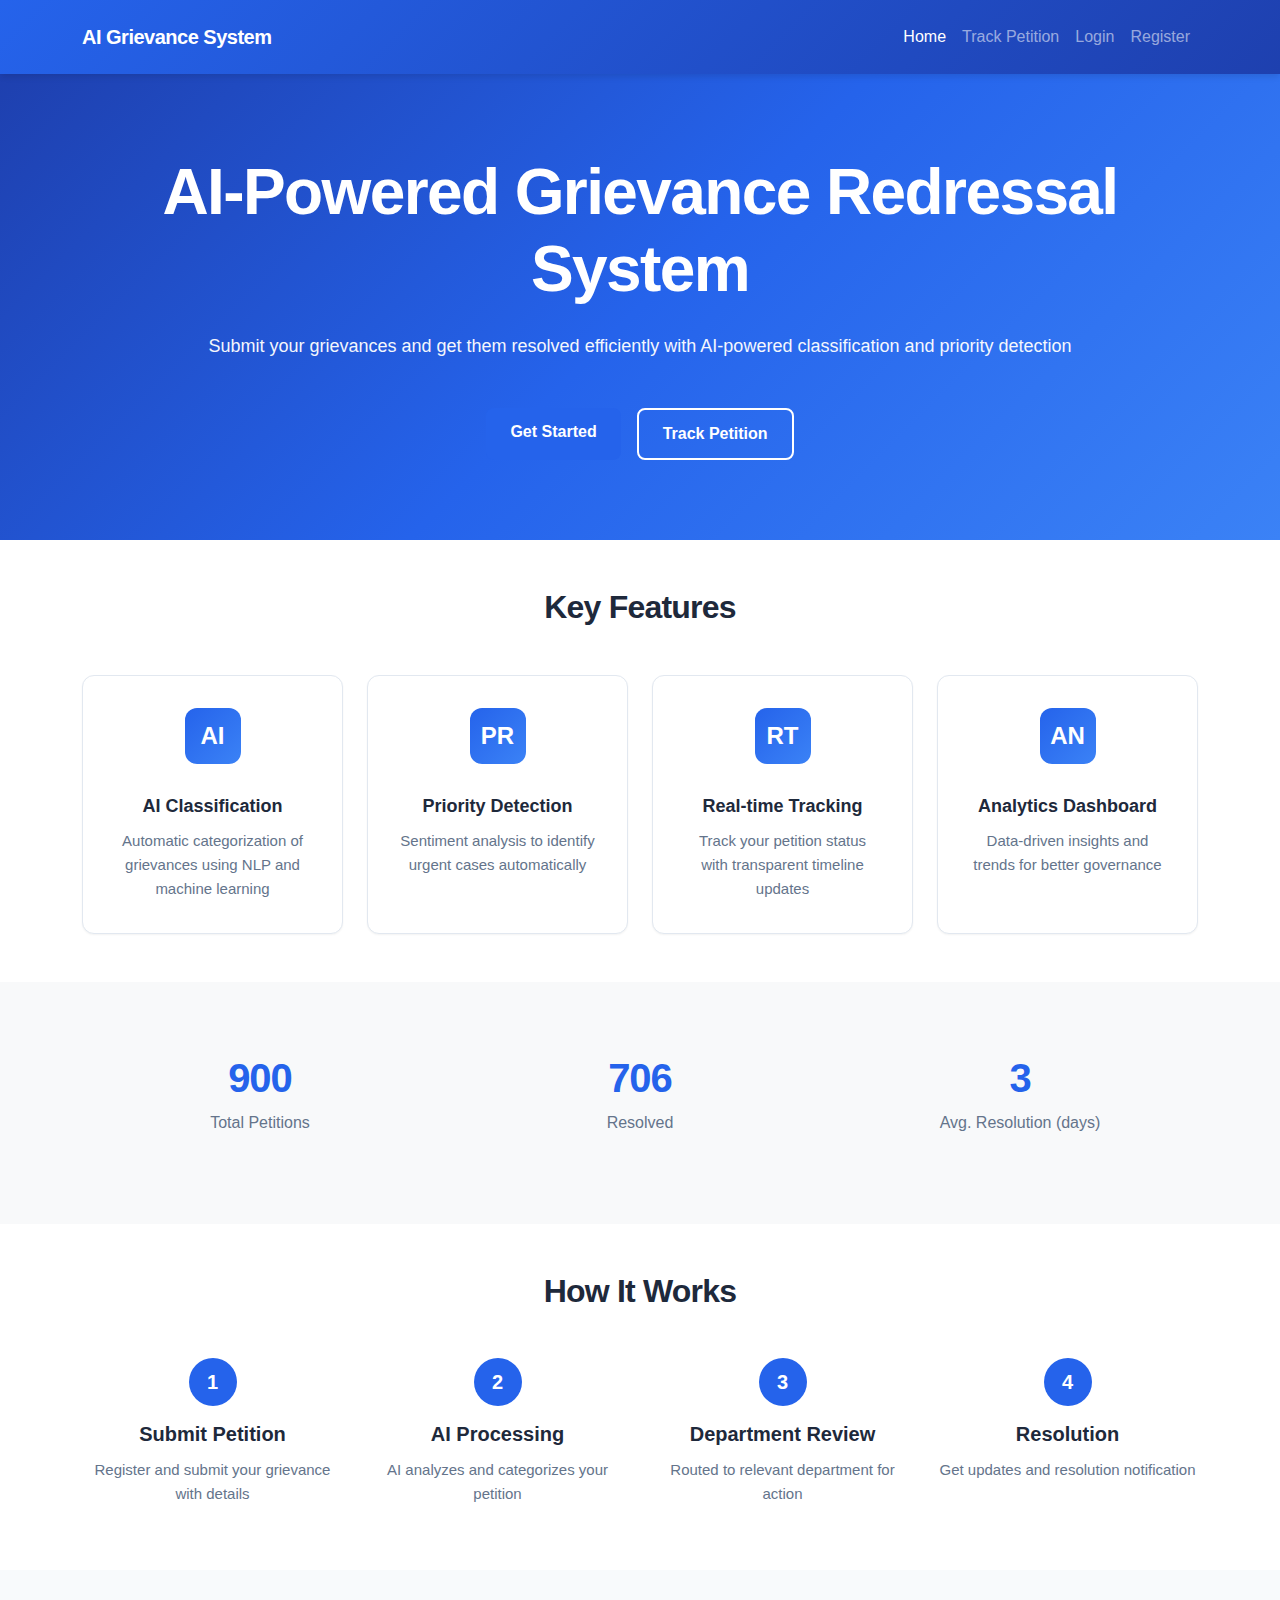
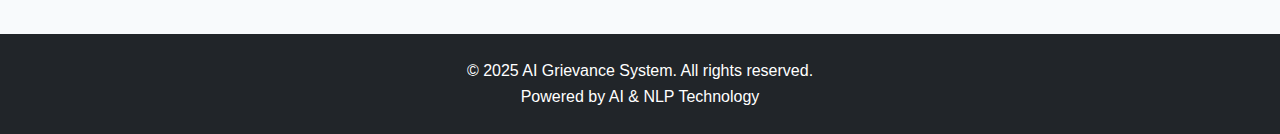
<file: frontend/index.html>
<!DOCTYPE html>
<html lang="en">

<head>
    <meta charset="UTF-8">
    <meta name="viewport" content="width=device-width, initial-scale=1.0">
    <title>AI Grievance System - Home</title>
    <link href="https://cdn.jsdelivr.net/npm/bootstrap@5.3.0/dist/css/bootstrap.min.css" rel="stylesheet">
    <link rel="stylesheet" href="css/style.css">
</head>

<body>
    <nav class="navbar navbar-expand-lg navbar-dark bg-primary">
        <div class="container">
            <a class="navbar-brand" href="index.html">
                <strong>AI Grievance System</strong>
            </a>
            <button class="navbar-toggler" type="button" data-bs-toggle="collapse" data-bs-target="#navbarNav">
                <span class="navbar-toggler-icon"></span>
            </button>
            <div class="collapse navbar-collapse" id="navbarNav">
                <ul class="navbar-nav ms-auto">
                    <li class="nav-item">
                        <a class="nav-link active" href="index.html">Home</a>
                    </li>
                    <li class="nav-item">
                        <a class="nav-link" href="track-petition.html">Track Petition</a>
                    </li>
                    <li class="nav-item">
                        <a class="nav-link" href="login.html">Login</a>
                    </li>
                    <li class="nav-item">
                        <a class="nav-link" href="register.html">Register</a>
                    </li>
                </ul>
            </div>
        </div>
    </nav>

    <!-- Hero Section -->
    <section class="hero-section">
        <div class="container text-center">
            <h1 class="display-3 fw-bold mb-4">AI-Powered Grievance Redressal System</h1>
            <p class="lead mb-5">Submit your grievances and get them resolved efficiently with AI-powered classification
                and priority detection</p>
            <div class="d-flex justify-content-center gap-3">
                <a href="register.html" class="btn btn-primary btn-lg">Get Started</a>
                <a href="track-petition.html" class="btn btn-outline-light btn-lg">Track Petition</a>
            </div>
        </div>
    </section>

    <!-- Features Section -->
    <section class="features-section py-5">
        <div class="container">
            <h2 class="text-center mb-5">Key Features</h2>
            <div class="row g-4">
                <div class="col-md-3">
                    <div class="feature-card">
                        <div class="feature-icon">AI</div>
                        <h4>AI Classification</h4>
                        <p>Automatic categorization of grievances using NLP and machine learning</p>
                    </div>
                </div>
                <div class="col-md-3">
                    <div class="feature-card">
                        <div class="feature-icon">PR</div>
                        <h4>Priority Detection</h4>
                        <p>Sentiment analysis to identify urgent cases automatically</p>
                    </div>
                </div>
                <div class="col-md-3">
                    <div class="feature-card">
                        <div class="feature-icon">RT</div>
                        <h4>Real-time Tracking</h4>
                        <p>Track your petition status with transparent timeline updates</p>
                    </div>
                </div>
                <div class="col-md-3">
                    <div class="feature-card">
                        <div class="feature-icon">AN</div>
                        <h4>Analytics Dashboard</h4>
                        <p>Data-driven insights and trends for better governance</p>
                    </div>
                </div>
            </div>
        </div>
    </section>

    <!-- Stats Section -->
    <section class="stats-section py-5 bg-light">
        <div class="container">
            <div class="row text-center">
                <div class="col-md-4">
                    <div class="stat-item">
                        <h2 class="stat-number" id="totalPetitions">0</h2>
                        <p class="stat-label">Total Petitions</p>
                    </div>
                </div>
                <div class="col-md-4">
                    <div class="stat-item">
                        <h2 class="stat-number" id="resolvedPetitions">0</h2>
                        <p class="stat-label">Resolved</p>
                    </div>
                </div>
                <div class="col-md-4">
                    <div class="stat-item">
                        <h2 class="stat-number" id="avgResolutionTime">0</h2>
                        <p class="stat-label">Avg. Resolution (days)</p>
                    </div>
                </div>
            </div>
        </div>
    </section>

    <!-- How It Works -->
    <section class="how-it-works py-5">
        <div class="container">
            <h2 class="text-center mb-5">How It Works</h2>
            <div class="row">
                <div class="col-md-3 text-center">
                    <div class="step-number">1</div>
                    <h5>Submit Petition</h5>
                    <p>Register and submit your grievance with details</p>
                </div>
                <div class="col-md-3 text-center">
                    <div class="step-number">2</div>
                    <h5>AI Processing</h5>
                    <p>AI analyzes and categorizes your petition</p>
                </div>
                <div class="col-md-3 text-center">
                    <div class="step-number">3</div>
                    <h5>Department Review</h5>
                    <p>Routed to relevant department for action</p>
                </div>
                <div class="col-md-3 text-center">
                    <div class="step-number">4</div>
                    <h5>Resolution</h5>
                    <p>Get updates and resolution notification</p>
                </div>
            </div>
        </div>
    </section>

    <!-- Footer -->
    <footer class="bg-dark text-white py-4">
        <div class="container text-center">
            <p class="mb-0">&copy; 2025 AI Grievance System. All rights reserved.</p>
            <p class="mb-0">Powered by AI & NLP Technology</p>
        </div>
    </footer>

    <script src="https://cdn.jsdelivr.net/npm/bootstrap@5.3.0/dist/js/bootstrap.bundle.min.js"></script>
    <script src="js/app.js"></script>
    <script>
        // Load stats on page load
        document.addEventListener('DOMContentLoaded', function () {
            loadStats();
        });

        async function loadStats() {
            try {
                // For now, show placeholder stats
                // In production, this would fetch from API
                animateNumber('totalPetitions', 1250);
                animateNumber('resolvedPetitions', 980);
                animateNumber('avgResolutionTime', 3.5);
            } catch (error) {
                console.error('Error loading stats:', error);
            }
        }

        function animateNumber(id, target) {
            const element = document.getElementById(id);
            let current = 0;
            const increment = target / 50;
            const timer = setInterval(() => {
                current += increment;
                if (current >= target) {
                    element.textContent = Math.round(target * 10) / 10;
                    clearInterval(timer);
                } else {
                    element.textContent = Math.round(current);
                }
            }, 20);
        }
    </script>
</body>

</html>
</file>
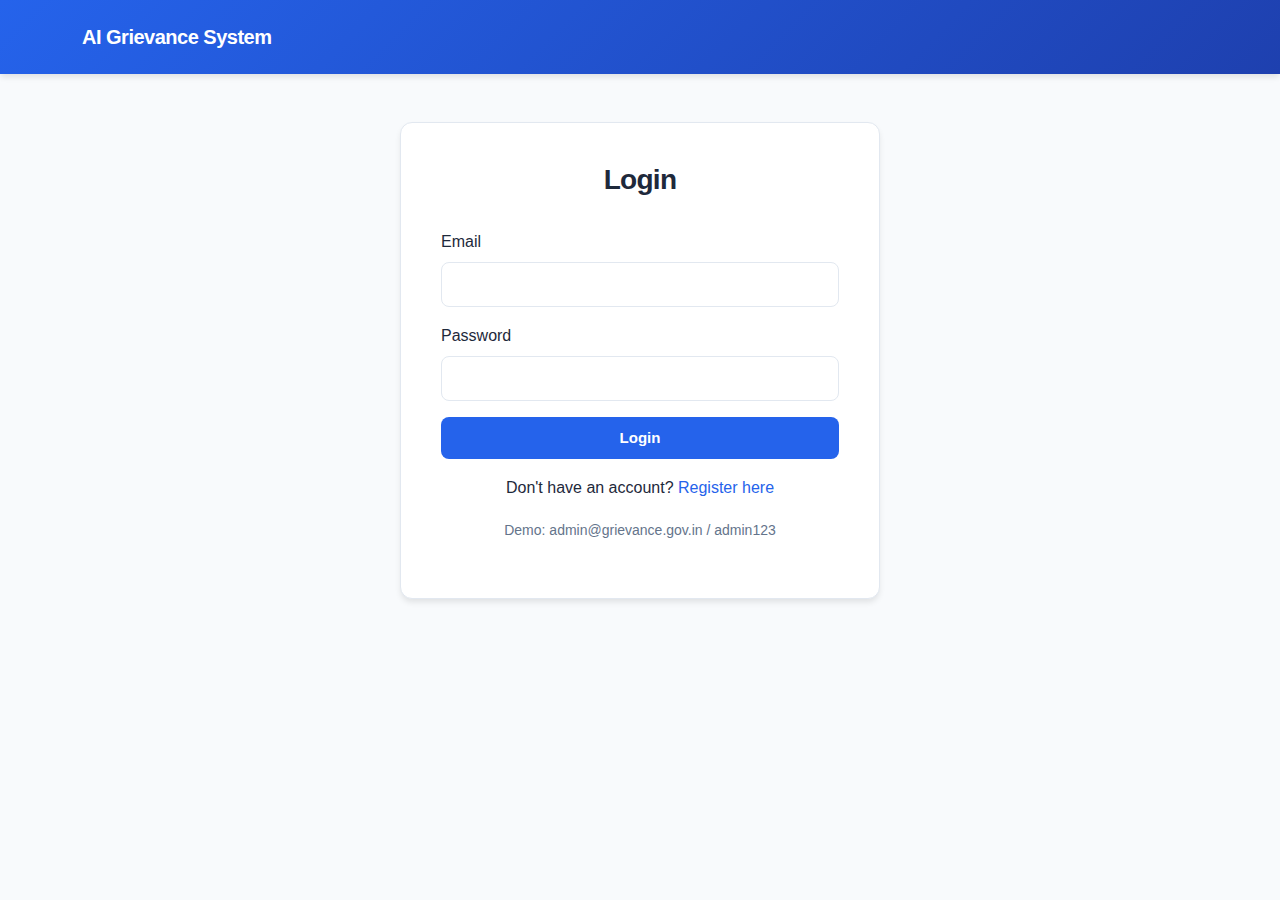
<file: frontend/admin-dashboard.html>
<!DOCTYPE html>
<html lang="en">

<head>
    <meta charset="UTF-8">
    <meta name="viewport" content="width=device-width, initial-scale=1.0">
    <title>Admin Dashboard - AI Grievance System</title>
    <link href="https://cdn.jsdelivr.net/npm/bootstrap@5.3.0/dist/css/bootstrap.min.css" rel="stylesheet">
    <link rel="stylesheet" href="css/style.css">
</head>

<body>
    <nav class="navbar navbar-expand-lg navbar-dark bg-primary">
        <div class="container">
            <a class="navbar-brand" href="index.html"><strong>AI Grievance System</strong></a>
            <div class="collapse navbar-collapse" id="navbarNav">
                <ul class="navbar-nav ms-auto"></ul>
            </div>
        </div>
    </nav>

    <div class="container my-4">
        <h2 class="mb-4">Admin Dashboard - Review Petitions</h2>

        <!-- Filters -->
        <div class="filter-section">
            <div class="row g-3">
                <div class="col-md-3">
                    <select class="form-select" id="statusFilter">
                        <option value="">All Status</option>
                        <option value="submitted" selected>Submitted</option>
                        <option value="in_review">In Review</option>
                        <option value="in_progress">In Progress</option>
                        <option value="resolved">Resolved</option>
                        <option value="rejected">Rejected</option>
                    </select>
                </div>
                <div class="col-md-3">
                    <select class="form-select" id="priorityFilter">
                        <option value="">All Priority</option>
                        <option value="high">High Priority</option>
                        <option value="medium">Medium Priority</option>
                        <option value="low">Low Priority</option>
                    </select>
                </div>
                <div class="col-md-3">
                    <button class="btn btn-primary" onclick="loadPetitions()">Apply Filters</button>
                </div>
            </div>
        </div>

        <!-- Petitions List -->
        <div id="petitionsList" class="mt-4">
            <div class="spinner-container">
                <div class="spinner-border text-primary" role="status"></div>
            </div>
        </div>
    </div>

    <!-- Review Modal -->
    <div class="modal fade" id="reviewModal" tabindex="-1">
        <div class="modal-dialog modal-xl">
            <div class="modal-content">
                <div class="modal-header">
                    <h5 class="modal-title">Review Petition - AI Insights</h5>
                    <button type="button" class="btn-close" data-bs-dismiss="modal"></button>
                </div>
                <div class="modal-body">
                    <div id="petitionReview">
                        <!-- Review content will be loaded here -->
                    </div>
                </div>
            </div>
        </div>
    </div>

    <script src="https://cdn.jsdelivr.net/npm/bootstrap@5.3.0/dist/js/bootstrap.bundle.min.js"></script>
    <script src="js/app.js"></script>
    <script>
        // Check authentication
        if (!checkAuth()) {
            window.location.href = 'login.html';
        }

        // Check if user is admin or officer
        const user = getUser();
        if (user.role !== 'admin' && user.role !== 'officer') {
            showAlert('Access denied. Admin/Officer only.', 'danger');
            setTimeout(() => window.location.href = 'dashboard.html', 2000);
        }

        let reviewModal;

        document.addEventListener('DOMContentLoaded', function () {
            reviewModal = new bootstrap.Modal(document.getElementById('reviewModal'));
            loadPetitions();
        });

        async function loadPetitions() {
            const listContainer = document.getElementById('petitionsList');
            showLoading(listContainer);

            const filters = {
                status: document.getElementById('statusFilter').value,
                priority: document.getElementById('priorityFilter').value
            };

            try {
                const result = await api.getPetitions(filters);

                if (result.petitions && result.petitions.length > 0) {
                    listContainer.innerHTML = result.petitions.map(petition => `
                        <div class="petition-card">
                            <div class="petition-card-header">
                                <div>
                                    <h5 class="mb-1">${petition.title}</h5>
                                    <span class="petition-id">${petition.petition_id}</span>
                                    <span class="ms-2 text-muted">by ${petition.user?.name || 'User'}</span>
                                </div>
                                <div>
                                    <span class="badge ${getStatusBadgeClass(petition.status)}">${formatStatus(petition.status)}</span>
                                    <span class="badge ${getPriorityBadgeClass(petition.priority)} ms-2">${petition.priority.toUpperCase()}</span>
                                    ${petition.urgency_level === 'critical' ? '<span class="badge bg-danger ms-2">CRITICAL</span>' : ''}
                                </div>
                            </div>
                            <p class="text-muted mb-2">${petition.description}</p>
                            <div class="d-flex justify-content-between align-items-center">
                                <div>
                                    <small class="text-muted">
                                        <strong>Department:</strong> ${petition.department || 'Pending'} | 
                                        <strong>Urgency:</strong> ${petition.urgency_level}
                                    </small>
                                </div>
                                <div>
                                    <small class="text-muted">${formatDate(petition.created_at)}</small>
                                    <button class="btn btn-sm btn-primary ms-2" onclick="reviewPetition(${petition.id})">
                                        Review & Decide
                                    </button>
                                </div>
                            </div>
                        </div>
                    `).join('');
                } else {
                    listContainer.innerHTML = `
                        <div class="text-center py-5">
                            <p class="text-muted">No petitions found</p>
                        </div>
                    `;
                }
            } catch (error) {
                listContainer.innerHTML = `<div class="alert alert-danger">Error loading petitions: ${error.message}</div>`;
            }
        }

        async function reviewPetition(id) {
            const reviewContainer = document.getElementById('petitionReview');
            showLoading(reviewContainer);
            reviewModal.show();

            try {
                const result = await api.getPetition(id);
                const petition = result.petition;
                const history = result.status_history;

                reviewContainer.innerHTML = `
                    <div class="row">
                        <div class="col-md-8">
                            <h4>${petition.title}</h4>
                            <p class="text-muted">${petition.petition_id}</p>
                            
                            <div class="card bg-light mb-3">
                                <div class="card-body">
                                    <h6>Petition Details</h6>
                                    <p>${petition.description}</p>
                                    <p class="mb-0"><strong>Submitted by:</strong> ${petition.user.name} (${petition.user.email})</p>
                                    <p class="mb-0"><strong>Date:</strong> ${formatDate(petition.created_at)}</p>
                                </div>
                            </div>

                            <div class="card bg-light mb-3">
                                <div class="card-body">
                                    <h6>Status Timeline</h6>
                                    <div class="timeline">
                                        ${history.map((item, index) => `
                                            <div class="timeline-item ${index === 0 ? 'active' : ''}">
                                                <strong>${formatStatus(item.status)}</strong>
                                                ${item.comment ? `<p class="mb-1">${item.comment}</p>` : ''}
                                                <small class="text-muted">${formatDate(item.timestamp)} - ${item.updated_by}</small>
                                            </div>
                                        `).join('')}
                                    </div>
                                </div>
                            </div>
                        </div>

                        <div class="col-md-4">
                            <div class="card border-primary mb-3">
                                <div class="card-header bg-primary text-white">
                                    <strong>AI-Generated Insights</strong>
                                </div>
                                <div class="card-body">
                                    <p><strong>Category:</strong><br>${petition.category}</p>
                                    <p><strong>Department:</strong><br>${petition.department || 'Pending'}</p>
                                    <p><strong>Priority Level:</strong><br>
                                        <span class="badge ${getPriorityBadgeClass(petition.priority)}">${petition.priority.toUpperCase()}</span>
                                    </p>
                                    <p><strong>Urgency:</strong><br>
                                        <span class="badge ${petition.urgency_level === 'critical' ? 'bg-danger' : 'bg-warning'}">${petition.urgency_level.toUpperCase()}</span>
                                    </p>
                                    <p><strong>Sentiment Score:</strong><br>
                                        ${petition.sentiment_score > 0 ? '😊 Positive' : petition.sentiment_score < 0 ? '😞 Negative' : '😐 Neutral'}
                                        (${petition.sentiment_score.toFixed(2)})
                                    </p>
                                    <hr>
                                    <p class="mb-0"><small class="text-muted">
                                        <strong>AI Recommendation:</strong><br>
                                        ${petition.priority === 'high' ? 'Requires immediate attention and fast-track processing.' :
                        petition.priority === 'medium' ? 'Should be addressed within standard timeframe.' :
                            'Can be scheduled for regular processing.'}
                                    </small></p>
                                </div>
                            </div>

                            <div class="card">
                                <div class="card-header">
                                    <strong>Update Status</strong>
                                </div>
                                <div class="card-body">
                                    <form id="statusUpdateForm">
                                        <div class="mb-3">
                                            <label class="form-label">New Status</label>
                                            <select class="form-select" id="newStatus" required>
                                                <option value="">Select Status</option>
                                                <option value="in_review">In Review</option>
                                                <option value="in_progress">In Progress</option>
                                                <option value="resolved">Resolved</option>
                                                <option value="rejected">Rejected</option>
                                            </select>
                                        </div>
                                        <div class="mb-3" id="rejectionReasonDiv" style="display:none;">
                                            <label class="form-label">Rejection Reason</label>
                                            <select class="form-select" id="rejectionReason">
                                                <option value="">Select Reason</option>
                                                <option value="insufficient_information">Insufficient Information</option>
                                                <option value="duplicate">Duplicate Petition</option>
                                                <option value="out_of_jurisdiction">Out of Jurisdiction</option>
                                                <option value="invalid_request">Invalid Request</option>
                                                <option value="other">Other</option>
                                            </select>
                                        </div>
                                        <div class="mb-3">
                                            <label class="form-label">Comment / Resolution</label>
                                            <textarea class="form-control" id="statusComment" rows="4" required></textarea>
                                            <small class="text-muted">This will be sent to the petitioner</small>
                                        </div>
                                        <button type="submit" class="btn btn-primary w-100">Update Status</button>
                                    </form>
                                </div>
                            </div>
                        </div>
                    </div>
                `;

                // Handle status change to show/hide rejection reason
                document.getElementById('newStatus').addEventListener('change', function () {
                    const rejectionDiv = document.getElementById('rejectionReasonDiv');
                    const commentField = document.getElementById('statusComment');

                    if (this.value === 'rejected') {
                        rejectionDiv.style.display = 'block';
                        commentField.placeholder = 'Explain why this petition is being rejected and provide suggestions for resubmission...';
                    } else if (this.value === 'resolved') {
                        rejectionDiv.style.display = 'none';
                        commentField.placeholder = 'Describe the resolution and actions taken...';
                    } else {
                        rejectionDiv.style.display = 'none';
                        commentField.placeholder = 'Add any relevant comments...';
                    }
                });

                // Handle form submission
                document.getElementById('statusUpdateForm').addEventListener('submit', async function (e) {
                    e.preventDefault();

                    const newStatus = document.getElementById('newStatus').value;
                    let comment = document.getElementById('statusComment').value;
                    const rejectionReason = document.getElementById('rejectionReason').value;

                    // Add rejection reason to comment if rejected
                    if (newStatus === 'rejected' && rejectionReason) {
                        const reasonText = {
                            'insufficient_information': 'Insufficient Information',
                            'duplicate': 'Duplicate Petition',
                            'out_of_jurisdiction': 'Out of Jurisdiction',
                            'invalid_request': 'Invalid Request',
                            'other': 'Other'
                        }[rejectionReason];

                        comment = `[REJECTED - ${reasonText}] ${comment}\\n\\nSuggestion: Please provide more details and resubmit your petition with complete information.`;
                    }

                    try {
                        const result = await api.updatePetitionStatus(petition.id, {
                            status: newStatus,
                            comment: comment
                        });

                        if (result.message) {
                            showAlert('Status updated successfully!', 'success');
                            reviewModal.hide();
                            loadPetitions();
                        } else {
                            showAlert(result.error || 'Failed to update status', 'danger');
                        }
                    } catch (error) {
                        showAlert('Error: ' + error.message, 'danger');
                    }
                });

            } catch (error) {
                reviewContainer.innerHTML = `<div class="alert alert-danger">Error loading petition: ${error.message}</div>`;
            }
        }
    </script>
</body>

</html>
</file>
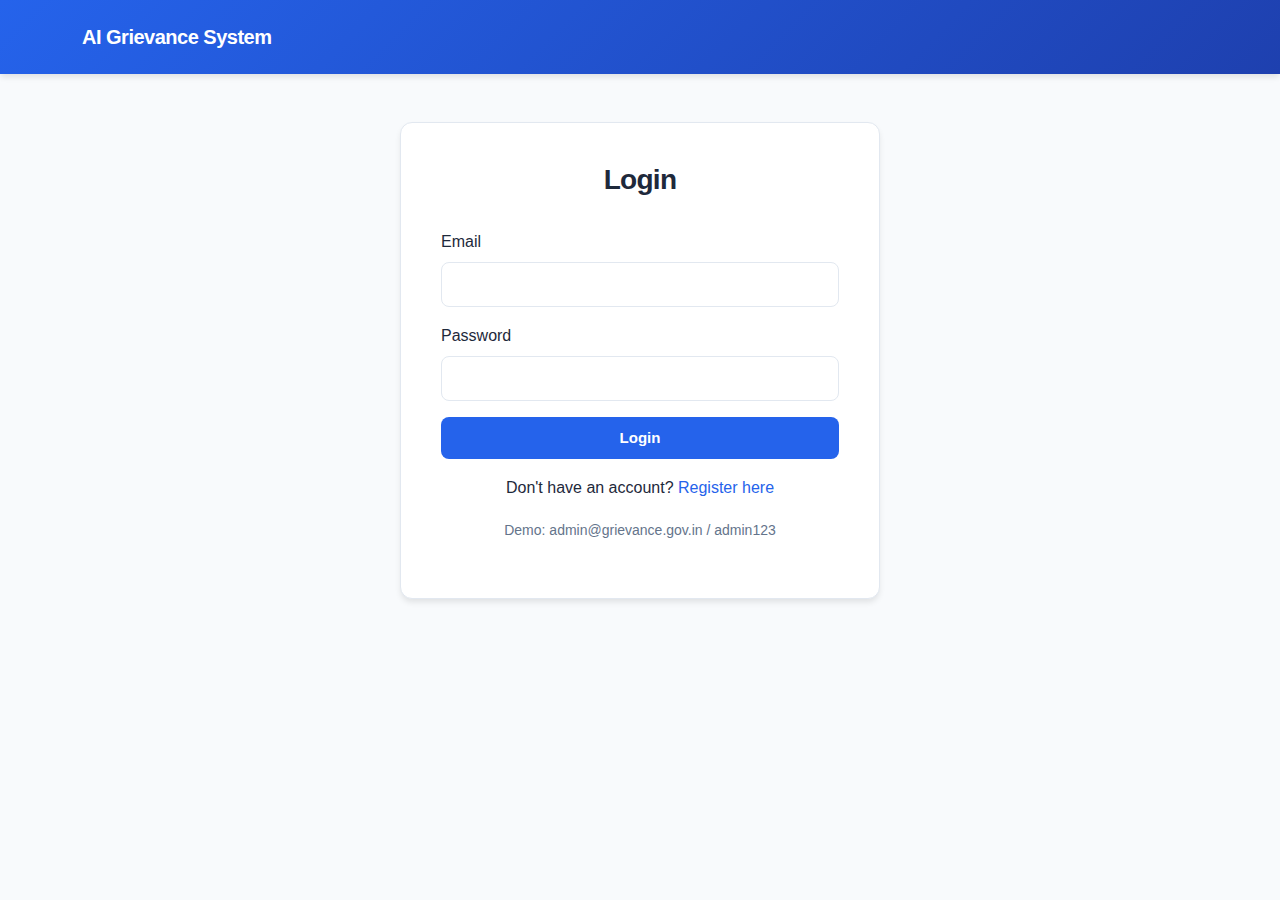
<file: frontend/dashboard.html>
<!DOCTYPE html>
<html lang="en">

<head>
    <meta charset="UTF-8">
    <meta name="viewport" content="width=device-width, initial-scale=1.0">
    <title>Dashboard - AI Grievance System</title>
    <link href="https://cdn.jsdelivr.net/npm/bootstrap@5.3.0/dist/css/bootstrap.min.css" rel="stylesheet">
    <link rel="stylesheet" href="css/style.css">
</head>

<body>
    <nav class="navbar navbar-expand-lg navbar-dark bg-primary">
        <div class="container">
            <a class="navbar-brand" href="index.html"><strong>AI Grievance System</strong></a>
            <div class="collapse navbar-collapse" id="navbarNav">
                <ul class="navbar-nav ms-auto"></ul>
            </div>
        </div>
    </nav>

    <div class="container my-4">
        <div class="row">
            <div class="col-md-12">
                <div class="d-flex justify-content-between align-items-center mb-4">
                    <h2>My Petitions</h2>
                    <a href="submit-petition.html" class="btn btn-primary">
                        + New Petition
                    </a>
                </div>

                <!-- Filters -->
                <div class="filter-section">
                    <div class="row g-3">
                        <div class="col-md-3">
                            <select class="form-select" id="statusFilter">
                                <option value="">All Status</option>
                                <option value="submitted">Submitted</option>
                                <option value="in_review">In Review</option>
                                <option value="in_progress">In Progress</option>
                                <option value="resolved">Resolved</option>
                                <option value="rejected">Rejected</option>
                            </select>
                        </div>

                        <div class="col-md-3">
                            <button class="btn btn-primary" onclick="loadPetitions()">Apply Filters</button>
                        </div>
                    </div>
                </div>

                <!-- Petitions List -->
                <div id="petitionsList" class="mt-4">
                    <div class="spinner-container">
                        <div class="spinner-border text-primary" role="status"></div>
                    </div>
                </div>
            </div>
        </div>
    </div>

    <!-- Petition Detail Modal -->
    <div class="modal fade" id="petitionModal" tabindex="-1">
        <div class="modal-dialog modal-lg">
            <div class="modal-content">
                <div class="modal-header">
                    <h5 class="modal-title">Petition Details</h5>
                    <button type="button" class="btn-close" data-bs-dismiss="modal"></button>
                </div>
                <div class="modal-body" id="petitionDetails">
                    <!-- Details will be loaded here -->
                </div>
            </div>
        </div>
    </div>

    <script src="https://cdn.jsdelivr.net/npm/bootstrap@5.3.0/dist/js/bootstrap.bundle.min.js"></script>
    <script src="js/app.js"></script>
    <script>
        // Check authentication
        if (!checkAuth()) {
            window.location.href = 'login.html';
        }

        let petitionModal;

        document.addEventListener('DOMContentLoaded', function () {
            petitionModal = new bootstrap.Modal(document.getElementById('petitionModal'));
            loadPetitions();
        });

        async function loadPetitions() {
            const listContainer = document.getElementById('petitionsList');
            showLoading(listContainer);

            const filters = {
                status: document.getElementById('statusFilter').value,

            };

            try {
                const result = await api.getPetitions(filters);

                if (result.petitions && result.petitions.length > 0) {
                    listContainer.innerHTML = result.petitions.map(petition => `
                        <div class="petition-card" onclick="viewPetition(${petition.id})">
                            <div class="petition-card-header">
                                <div>
                                    <h5 class="mb-1">${petition.title}</h5>
                                    <span class="petition-id">${petition.petition_id}</span>
                                </div>
                                <div>
                                    <span class="badge ${getStatusBadgeClass(petition.status)}">${formatStatus(petition.status)}</span>

                                </div>
                            </div>
                            <p class="text-muted mb-2">${petition.description}</p>
                            <div class="d-flex justify-content-between align-items-center">
                                <small class="text-muted">
                                    <strong>Department:</strong> ${petition.department || 'Pending'}
                                </small>
                                <small class="text-muted">${formatDate(petition.created_at)}</small>
                            </div>
                        </div>
                    `).join('');
                } else {
                    listContainer.innerHTML = `
                        <div class="text-center py-5">
                            <p class="text-muted">No petitions found</p>
                            <a href="submit-petition.html" class="btn btn-primary">Submit Your First Petition</a>
                        </div>
                    `;
                }
            } catch (error) {
                listContainer.innerHTML = `<div class="alert alert-danger">Error loading petitions: ${error.message}</div>`;
            }
        }

        async function viewPetition(id) {
            const detailsContainer = document.getElementById('petitionDetails');
            showLoading(detailsContainer);
            petitionModal.show();

            try {
                const result = await api.getPetition(id);
                const petition = result.petition;
                const history = result.status_history;

                detailsContainer.innerHTML = `
                    <div class="mb-3">
                        <h5>${petition.title}</h5>
                        <p class="text-muted">${petition.petition_id}</p>
                    </div>
                    <div class="mb-3">
                        <strong>Description:</strong>
                        <p>${petition.description}</p>
                    </div>
                    <div class="row mb-3">
                        <div class="col-md-6">
                            <strong>Category:</strong> ${petition.category}<br>
                            <strong>Department:</strong> ${petition.department || 'Pending'}<br>
                        </div>
                        <div class="col-md-6">
                            <strong>Status:</strong> <span class="badge ${getStatusBadgeClass(petition.status)}">${formatStatus(petition.status)}</span><br>
                            <strong>Created:</strong> ${formatDate(petition.created_at)}<br>
                            ${petition.resolved_at ? `<strong>Resolved:</strong> ${formatDate(petition.resolved_at)}` : ''}
                        </div>
                    </div>
                    ${petition.resolution_comment ? `
                        <div class="alert alert-success">
                            <strong>Resolution:</strong> ${petition.resolution_comment}
                        </div>
                    ` : ''}
                    <div class="mt-4">
                        <h6>Status Timeline</h6>
                        <div class="timeline">
                            ${history.map((item, index) => `
                                <div class="timeline-item ${index === 0 ? 'active' : ''}">
                                    <strong>${formatStatus(item.status)}</strong>
                                    <p class="mb-1">${item.comment || 'Status updated'}</p>
                                    <small class="text-muted">${formatDate(item.timestamp)} - ${item.updated_by}</small>
                                </div>
                            `).join('')}
                        </div>
                    </div>
                `;
            } catch (error) {
                detailsContainer.innerHTML = `<div class="alert alert-danger">Error loading details: ${error.message}</div>`;
            }
        }
    </script>
</body>

</html>
</file>
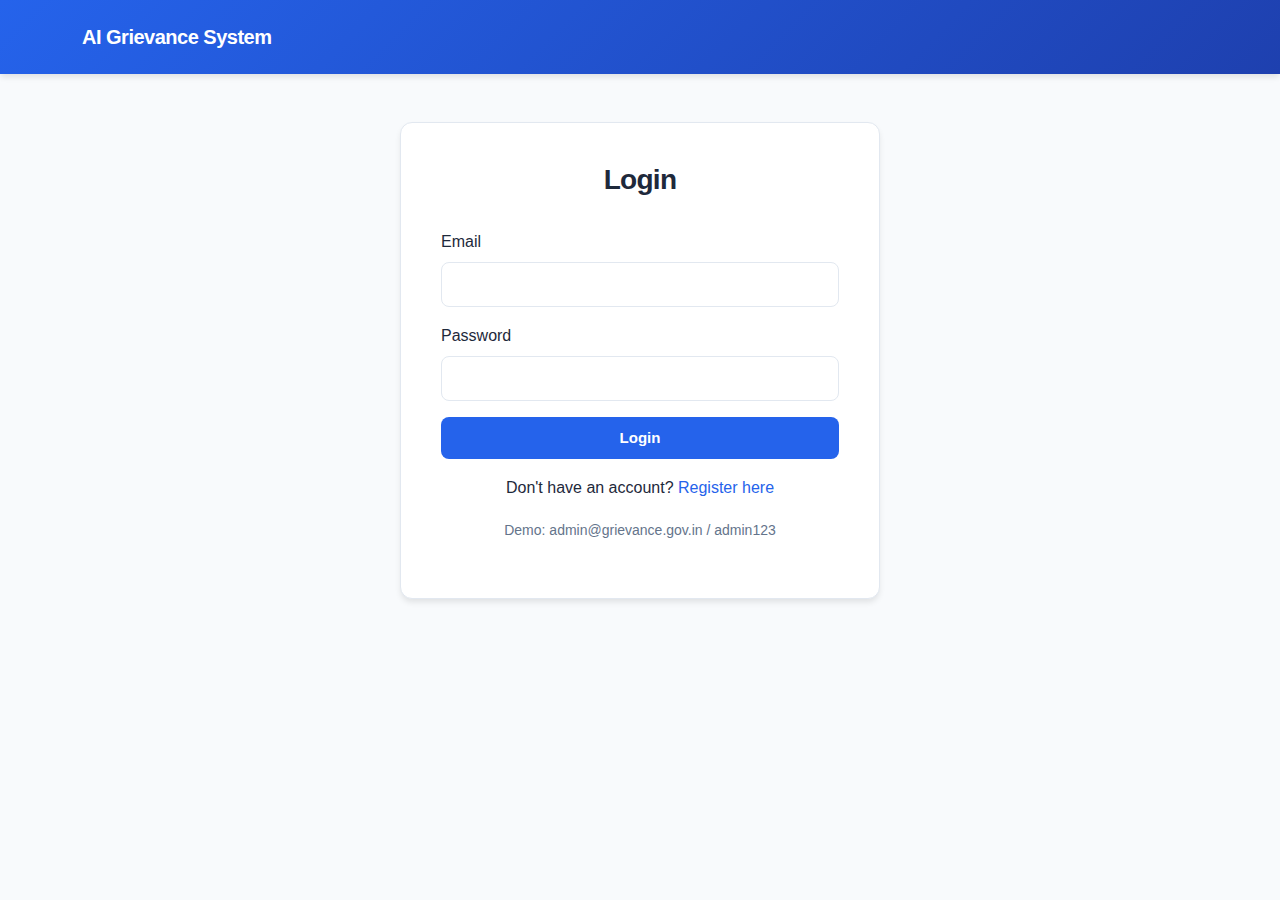
<file: frontend/login.html>
<!DOCTYPE html>
<html lang="en">

<head>
    <meta charset="UTF-8">
    <meta name="viewport" content="width=device-width, initial-scale=1.0">
    <title>Login - AI Grievance System</title>
    <link href="https://cdn.jsdelivr.net/npm/bootstrap@5.3.0/dist/css/bootstrap.min.css" rel="stylesheet">
    <link rel="stylesheet" href="css/style.css">
</head>

<body>
    <nav class="navbar navbar-expand-lg navbar-dark bg-primary">
        <div class="container">
            <a class="navbar-brand" href="index.html"><strong>AI Grievance System</strong></a>
        </div>
    </nav>

    <div class="container">
        <div class="form-container">
            <h2 class="text-center">Login</h2>
            <form id="loginForm">
                <div class="mb-3">
                    <label for="email" class="form-label">Email</label>
                    <input type="email" class="form-control" id="email" required>
                </div>
                <div class="mb-3">
                    <label for="password" class="form-label">Password</label>
                    <input type="password" class="form-control" id="password" required>
                </div>
                <button type="submit" class="btn btn-primary w-100">Login</button>
            </form>
            <p class="text-center mt-3">
                Don't have an account? <a href="register.html">Register here</a>
            </p>
            <p class="text-center text-muted">
                <small>Demo: admin@grievance.gov.in / admin123</small>
            </p>
        </div>
    </div>

    <script src="https://cdn.jsdelivr.net/npm/bootstrap@5.3.0/dist/js/bootstrap.bundle.min.js"></script>
    <script src="js/app.js"></script>
    <script>
        document.getElementById('loginForm').addEventListener('submit', async function (e) {
            e.preventDefault();

            const email = document.getElementById('email').value;
            const password = document.getElementById('password').value;

            try {
                const result = await api.login({ email, password });

                if (result.token) {
                    saveToken(result.token);
                    saveUser(result.user);
                    showAlert('Login successful!', 'success');
                    setTimeout(() => {
                        window.location.href = 'dashboard.html';
                    }, 1000);
                } else {
                    showAlert(result.error || 'Login failed', 'danger');
                }
            } catch (error) {
                showAlert('Error: ' + error.message, 'danger');
            }
        });
    </script>
</body>

</html>
</file>
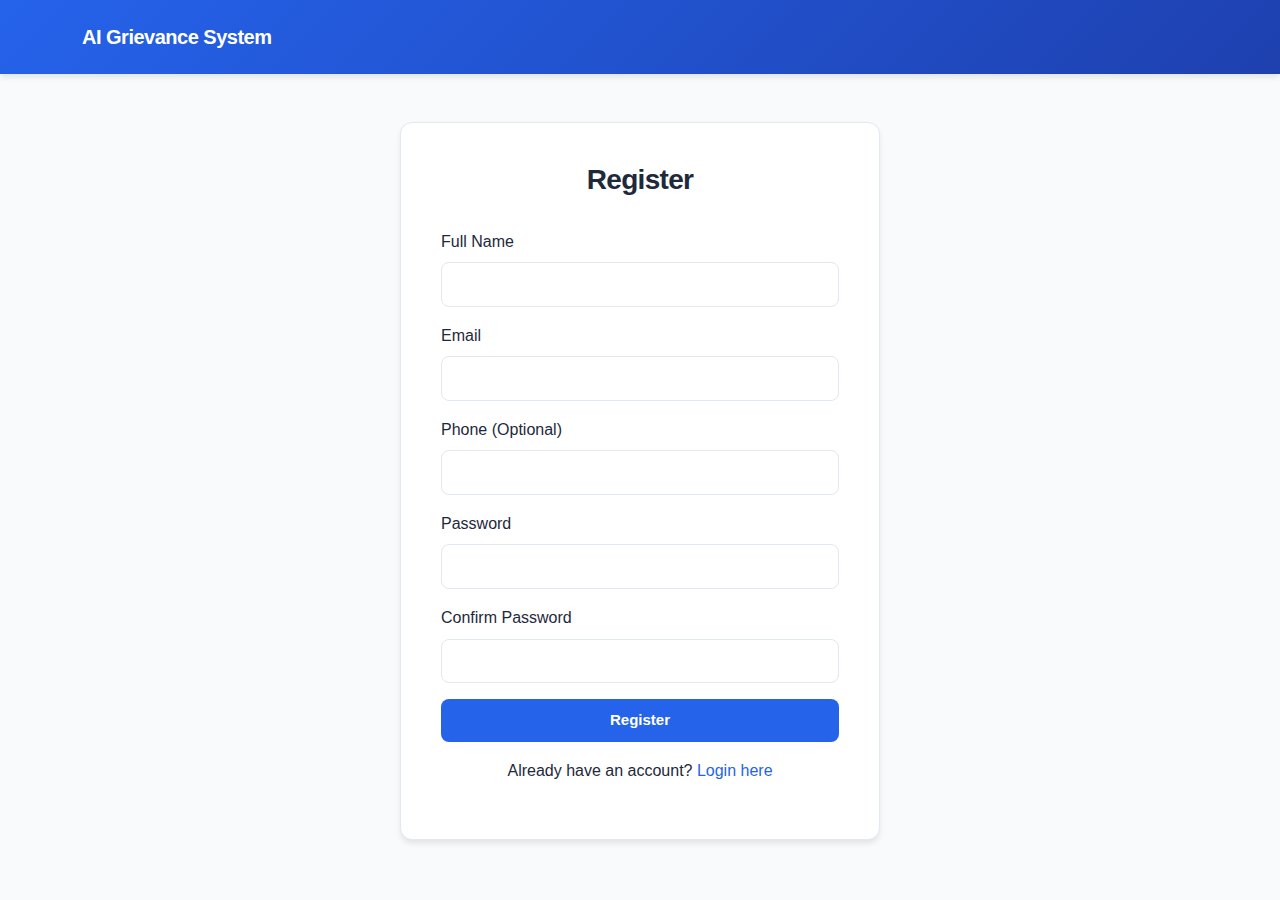
<file: frontend/register.html>
<!DOCTYPE html>
<html lang="en">

<head>
    <meta charset="UTF-8">
    <meta name="viewport" content="width=device-width, initial-scale=1.0">
    <title>Register - AI Grievance System</title>
    <link href="https://cdn.jsdelivr.net/npm/bootstrap@5.3.0/dist/css/bootstrap.min.css" rel="stylesheet">
    <link rel="stylesheet" href="css/style.css">
</head>

<body>
    <nav class="navbar navbar-expand-lg navbar-dark bg-primary">
        <div class="container">
            <a class="navbar-brand" href="index.html"><strong>AI Grievance System</strong></a>
        </div>
    </nav>

    <div class="container">
        <div class="form-container">
            <h2 class="text-center">Register</h2>
            <form id="registerForm">
                <div class="mb-3">
                    <label for="name" class="form-label">Full Name</label>
                    <input type="text" class="form-control" id="name" required>
                </div>
                <div class="mb-3">
                    <label for="email" class="form-label">Email</label>
                    <input type="email" class="form-control" id="email" required>
                </div>
                <div class="mb-3">
                    <label for="phone" class="form-label">Phone (Optional)</label>
                    <input type="tel" class="form-control" id="phone">
                </div>
                <div class="mb-3">
                    <label for="password" class="form-label">Password</label>
                    <input type="password" class="form-control" id="password" required minlength="6">
                </div>
                <div class="mb-3">
                    <label for="confirmPassword" class="form-label">Confirm Password</label>
                    <input type="password" class="form-control" id="confirmPassword" required>
                </div>
                <button type="submit" class="btn btn-primary w-100">Register</button>
            </form>
            <p class="text-center mt-3">
                Already have an account? <a href="login.html">Login here</a>
            </p>
        </div>
    </div>

    <script src="https://cdn.jsdelivr.net/npm/bootstrap@5.3.0/dist/js/bootstrap.bundle.min.js"></script>
    <script src="js/app.js"></script>
    <script>
        document.getElementById('registerForm').addEventListener('submit', async function (e) {
            e.preventDefault();

            const password = document.getElementById('password').value;
            const confirmPassword = document.getElementById('confirmPassword').value;

            if (password !== confirmPassword) {
                showAlert('Passwords do not match!', 'danger');
                return;
            }

            const userData = {
                name: document.getElementById('name').value,
                email: document.getElementById('email').value,
                phone: document.getElementById('phone').value,
                password: password,
                role: 'citizen'
            };

            try {
                const result = await api.register(userData);

                if (result.user) {
                    showAlert('Registration successful! Please login.', 'success');
                    setTimeout(() => {
                        window.location.href = 'login.html';
                    }, 2000);
                } else {
                    showAlert(result.error || 'Registration failed', 'danger');
                }
            } catch (error) {
                showAlert('Error: ' + error.message, 'danger');
            }
        });
    </script>
</body>

</html>
</file>
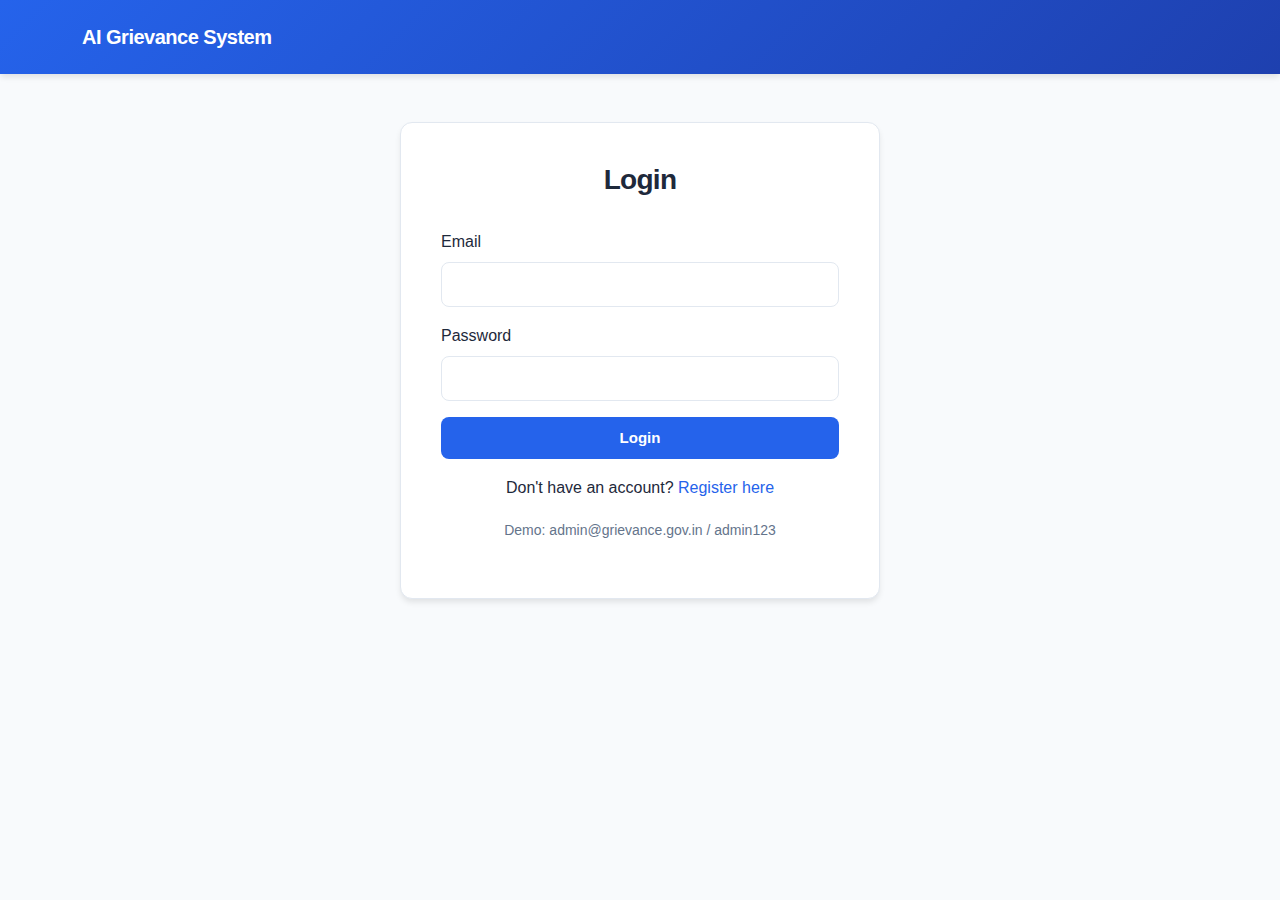
<file: frontend/submit-petition.html>
<!DOCTYPE html>
<html lang="en">

<head>
    <meta charset="UTF-8">
    <meta name="viewport" content="width=device-width, initial-scale=1.0">
    <title>Submit Petition - AI Grievance System</title>
    <link href="https://cdn.jsdelivr.net/npm/bootstrap@5.3.0/dist/css/bootstrap.min.css" rel="stylesheet">
    <link rel="stylesheet" href="css/style.css">
</head>

<body>
    <nav class="navbar navbar-expand-lg navbar-dark bg-primary">
        <div class="container">
            <a class="navbar-brand" href="index.html"><strong>AI Grievance System</strong></a>
            <div class="collapse navbar-collapse" id="navbarNav">
                <ul class="navbar-nav ms-auto"></ul>
            </div>
        </div>
    </nav>

    <div class="container my-5">
        <div class="row justify-content-center">
            <div class="col-md-8">
                <div class="card shadow">
                    <div class="card-body p-4">
                        <h2 class="card-title mb-4">Submit New Petition</h2>
                        <form id="petitionForm">
                            <div class="mb-3">
                                <label for="title" class="form-label">Petition Title *</label>
                                <input type="text" class="form-control" id="title" required maxlength="200">
                                <small class="text-muted">Brief summary of your grievance</small>
                            </div>

                            <div class="mb-3">
                                <label for="description" class="form-label">Description *</label>
                                <textarea class="form-control" id="description" rows="6" required></textarea>
                                <small class="text-muted">Provide detailed information about your grievance</small>
                            </div>

                            <div class="mb-3">
                                <label for="attachment" class="form-label">Attachment (Optional)</label>
                                <input type="file" class="form-control" id="attachment"
                                    accept=".pdf,.jpg,.jpeg,.png,.doc,.docx">
                                <small class="text-muted">Supported: PDF, Images, Word documents (Max 5MB)</small>
                            </div>

                            <div class="alert alert-info">
                                <strong>AI Processing:</strong> Your petition will be automatically analyzed and
                                categorized using AI. Priority will be assigned based on urgency detection.
                            </div>

                            <div id="aiAnalysisResult" class="mb-3" style="display: none;">
                                <div class="card bg-light">
                                    <div class="card-body">
                                        <h6>AI Analysis Preview:</h6>
                                        <p class="mb-1"><strong>Category:</strong> <span id="aiCategory"></span></p>
                                        <p class="mb-1"><strong>Priority:</strong> <span id="aiPriority"></span></p>
                                        <p class="mb-0"><strong>Keywords:</strong> <span id="aiKeywords"></span></p>
                                    </div>
                                </div>
                            </div>

                            <button type="submit" class="btn btn-primary btn-lg w-100" id="submitBtn">
                                Submit Petition
                            </button>
                        </form>
                    </div>
                </div>
            </div>
        </div>
    </div>

    <script src="https://cdn.jsdelivr.net/npm/bootstrap@5.3.0/dist/js/bootstrap.bundle.min.js"></script>
    <script src="js/app.js"></script>
    <script>
        // Check authentication
        if (!checkAuth()) {
            window.location.href = 'login.html';
        }

        document.getElementById('petitionForm').addEventListener('submit', async function (e) {
            e.preventDefault();

            const submitBtn = document.getElementById('submitBtn');
            submitBtn.disabled = true;
            submitBtn.innerHTML = '<span class="spinner-border spinner-border-sm"></span> Processing...';

            const formData = new FormData();
            formData.append('title', document.getElementById('title').value);
            formData.append('description', document.getElementById('description').value);

            const attachment = document.getElementById('attachment').files[0];
            if (attachment) {
                formData.append('attachment', attachment);
            }

            try {
                const result = await api.submitPetition(formData);

                if (result.petition_id) {
                    // Show AI analysis
                    const analysis = result.ai_analysis;
                    document.getElementById('aiCategory').textContent = analysis.category;
                    document.getElementById('aiPriority').innerHTML = `<span class="badge ${getPriorityBadgeClass(analysis.priority)}">${analysis.priority.toUpperCase()}</span>`;
                    document.getElementById('aiKeywords').textContent = analysis.keywords.join(', ');
                    document.getElementById('aiAnalysisResult').style.display = 'block';

                    showAlert(`Petition submitted successfully! Your Petition ID: <strong>${result.petition_id}</strong>`, 'success');

                    setTimeout(() => {
                        window.location.href = 'dashboard.html';
                    }, 3000);
                } else {
                    showAlert(result.error || 'Failed to submit petition', 'danger');
                    submitBtn.disabled = false;
                    submitBtn.innerHTML = 'Submit Petition';
                }
            } catch (error) {
                showAlert('Error: ' + error.message, 'danger');
                submitBtn.disabled = false;
                submitBtn.innerHTML = 'Submit Petition';
            }
        });
    </script>
</body>

</html>
</file>
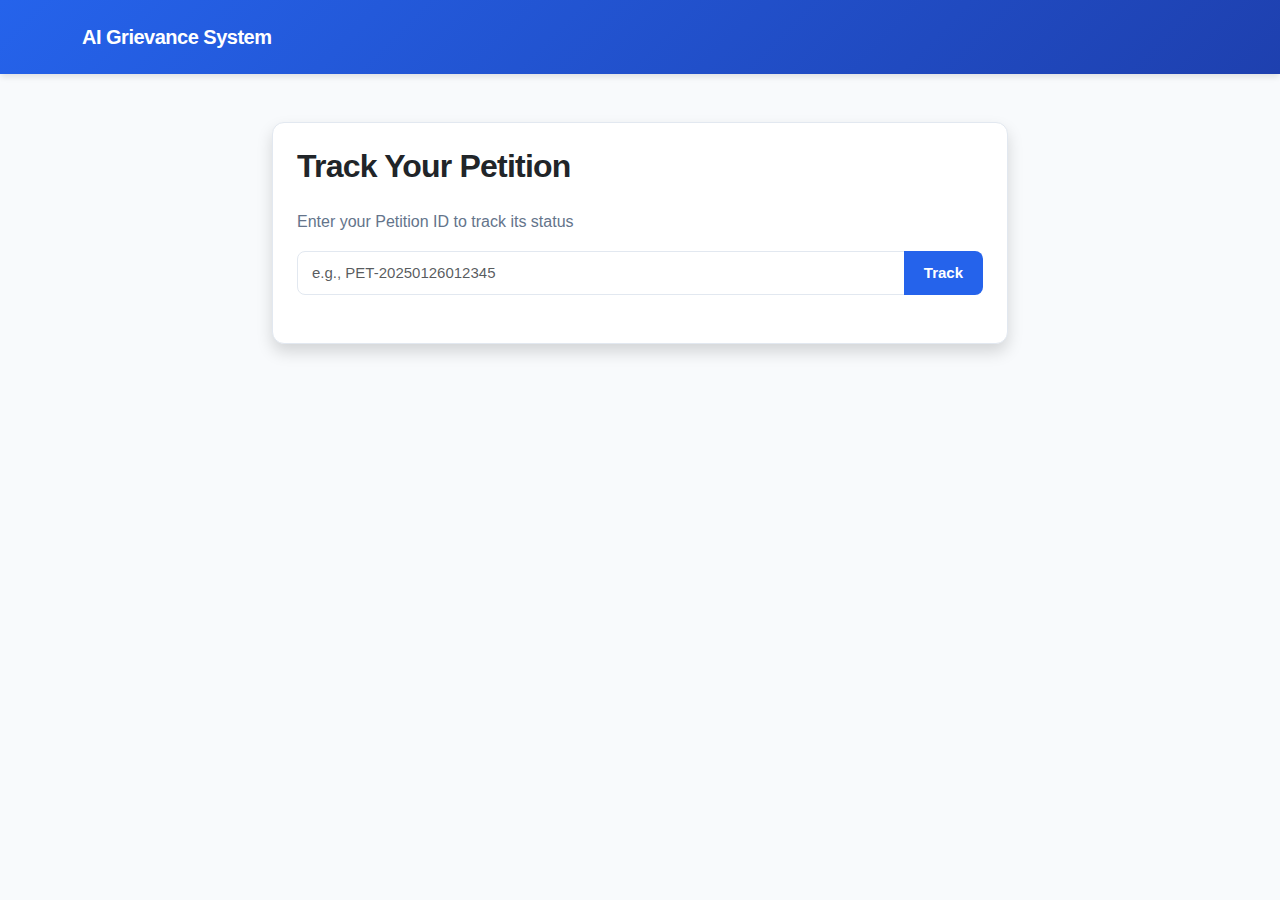
<file: frontend/track-petition.html>
<!DOCTYPE html>
<html lang="en">

<head>
    <meta charset="UTF-8">
    <meta name="viewport" content="width=device-width, initial-scale=1.0">
    <title>Track Petition - AI Grievance System</title>
    <link href="https://cdn.jsdelivr.net/npm/bootstrap@5.3.0/dist/css/bootstrap.min.css" rel="stylesheet">
    <link rel="stylesheet" href="css/style.css">
</head>

<body>
    <nav class="navbar navbar-expand-lg navbar-dark bg-primary">
        <div class="container">
            <a class="navbar-brand" href="index.html"><strong>AI Grievance System</strong></a>
        </div>
    </nav>

    <div class="container my-5">
        <div class="row justify-content-center">
            <div class="col-md-8">
                <div class="card shadow">
                    <div class="card-body p-4">
                        <h2 class="card-title mb-4">Track Your Petition</h2>
                        <p class="text-muted">Enter your Petition ID to track its status</p>

                        <div class="input-group mb-4">
                            <input type="text" class="form-control" id="petitionIdInput"
                                placeholder="e.g., PET-20250126012345">
                            <button class="btn btn-primary" onclick="trackPetition()">Track</button>
                        </div>

                        <div id="trackingResult"></div>
                    </div>
                </div>
            </div>
        </div>
    </div>

    <script src="https://cdn.jsdelivr.net/npm/bootstrap@5.3.0/dist/js/bootstrap.bundle.min.js"></script>
    <script src="js/app.js"></script>
    <script>
        async function trackPetition() {
            const petitionId = document.getElementById('petitionIdInput').value.trim();
            const resultContainer = document.getElementById('trackingResult');

            if (!petitionId) {
                showAlert('Please enter a Petition ID', 'warning');
                return;
            }

            showLoading(resultContainer);

            try {
                const result = await api.trackPetition(petitionId);

                if (result.petition_id) {
                    resultContainer.innerHTML = `
                        <div class="card bg-light">
                            <div class="card-body">
                                <h5 class="card-title">${result.title}</h5>
                                <p class="mb-2"><strong>Petition ID:</strong> ${result.petition_id}</p>
                                <p class="mb-2"><strong>Category:</strong> ${result.category}</p>
                                <p class="mb-2"><strong>Department:</strong> ${result.department || 'Pending'}</p>
                                <p class="mb-2">
                                    <strong>Priority:</strong> 
                                    <span class="badge ${getPriorityBadgeClass(result.priority)}">${result.priority.toUpperCase()}</span>
                                </p>
                                <p class="mb-3">
                                    <strong>Current Status:</strong> 
                                    <span class="badge ${getStatusBadgeClass(result.status)}">${formatStatus(result.status)}</span>
                                </p>

                                <h6 class="mt-4">Status Timeline</h6>
                                <div class="timeline">
                                    ${result.status_timeline.map((item, index) => `
                                        <div class="timeline-item ${index === 0 ? 'active' : ''}">
                                            <strong>${formatStatus(item.status)}</strong>
                                            ${item.comment ? `<p class="mb-1">${item.comment}</p>` : ''}
                                            <small class="text-muted">${formatDate(item.timestamp)}</small>
                                        </div>
                                    `).join('')}
                                </div>
                            </div>
                        </div>
                    `;
                } else {
                    resultContainer.innerHTML = `
                        <div class="alert alert-warning">
                            Petition not found. Please check the Petition ID and try again.
                        </div>
                    `;
                }
            } catch (error) {
                resultContainer.innerHTML = `
                    <div class="alert alert-danger">
                        Error tracking petition: ${error.message}
                    </div>
                `;
            }
        }

        // Allow Enter key to trigger search
        document.getElementById('petitionIdInput').addEventListener('keypress', function (e) {
            if (e.key === 'Enter') {
                trackPetition();
            }
        });
    </script>
</body>

</html>
</file>
<file: frontend/css/style.css>
/* Professional AI Grievance System Stylesheet */

:root {
    --primary-color: #2563eb;
    --primary-dark: #1e40af;
    --primary-light: #3b82f6;
    --secondary-color: #64748b;
    --success-color: #10b981;
    --danger-color: #ef4444;
    --warning-color: #f59e0b;
    --info-color: #06b6d4;
    --light-bg: #f8fafc;
    --dark-color: #1e293b;
    --border-color: #e2e8f0;
    --text-muted: #64748b;
    --shadow-sm: 0 1px 2px 0 rgba(0, 0, 0, 0.05);
    --shadow-md: 0 4px 6px -1px rgba(0, 0, 0, 0.1);
    --shadow-lg: 0 10px 15px -3px rgba(0, 0, 0, 0.1);
}

* {
    margin: 0;
    padding: 0;
    box-sizing: border-box;
}

body {
    font-family: -apple-system, BlinkMacSystemFont, 'Segoe UI', 'Roboto', 'Oxygen', 'Ubuntu', 'Cantarell', sans-serif;
    line-height: 1.6;
    color: var(--dark-color);
    background-color: var(--light-bg);
}

/* Navbar */
.navbar {
    background: linear-gradient(135deg, var(--primary-color) 0%, var(--primary-dark) 100%) !important;
    box-shadow: var(--shadow-md);
    padding: 1rem 0;
}

.navbar-brand {
    font-size: 1.25rem;
    font-weight: 600;
    letter-spacing: -0.025em;
}

.nav-link {
    font-weight: 500;
    transition: opacity 0.2s ease;
}

.nav-link:hover {
    opacity: 0.8;
}

/* Hero Section */
.hero-section {
    background: linear-gradient(135deg, #1e40af 0%, #2563eb 50%, #3b82f6 100%);
    color: white;
    padding: 80px 0;
    min-height: 450px;
    display: flex;
    align-items: center;
}

.hero-section h1 {
    font-weight: 700;
    letter-spacing: -0.025em;
    margin-bottom: 1.5rem;
}

.hero-section .lead {
    font-size: 1.125rem;
    font-weight: 400;
    opacity: 0.95;
}

/* Feature Cards */
.features-section {
    background: white;
    padding: 4rem 0;
}

.feature-card {
    background: white;
    padding: 2rem;
    border-radius: 12px;
    border: 1px solid var(--border-color);
    text-align: center;
    box-shadow: var(--shadow-sm);
    transition: all 0.3s ease;
    height: 100%;
}

.feature-card:hover {
    transform: translateY(-4px);
    box-shadow: var(--shadow-lg);
    border-color: var(--primary-color);
}

.feature-card h4 {
    font-size: 1.125rem;
    font-weight: 600;
    color: var(--dark-color);
    margin: 1rem 0 0.75rem 0;
}

.feature-card p {
    color: var(--text-muted);
    font-size: 0.9375rem;
    margin: 0;
}

.feature-icon {
    width: 56px;
    height: 56px;
    background: linear-gradient(135deg, var(--primary-color), var(--primary-light));
    border-radius: 12px;
    display: inline-flex;
    align-items: center;
    justify-content: center;
    color: white;
    font-size: 1.5rem;
    font-weight: 600;
    margin-bottom: 1rem;
}

/* Stats Section */
.stats-section {
    background: var(--light-bg);
    padding: 3rem 0;
}

.stat-item {
    padding: 1.5rem;
}

.stat-number {
    font-size: 2.5rem;
    font-weight: 700;
    color: var(--primary-color);
    margin-bottom: 0.5rem;
    letter-spacing: -0.025em;
}

.stat-label {
    font-size: 1rem;
    color: var(--text-muted);
    font-weight: 500;
}

/* How It Works */
.how-it-works {
    padding: 4rem 0;
    background: white;
}

.step-number {
    width: 48px;
    height: 48px;
    background: var(--primary-color);
    color: white;
    border-radius: 50%;
    display: inline-flex;
    align-items: center;
    justify-content: center;
    font-size: 1.25rem;
    font-weight: 600;
    margin-bottom: 1rem;
}

.how-it-works h5 {
    font-weight: 600;
    margin-bottom: 0.75rem;
}

.how-it-works p {
    color: var(--text-muted);
    font-size: 0.9375rem;
}

/* Forms */
.form-container {
    max-width: 480px;
    margin: 3rem auto;
    padding: 2.5rem;
    background: white;
    border-radius: 12px;
    box-shadow: var(--shadow-md);
    border: 1px solid var(--border-color);
}

.form-container h2 {
    margin-bottom: 2rem;
    color: var(--dark-color);
    font-weight: 600;
    font-size: 1.75rem;
}

.form-label {
    font-weight: 500;
    color: var(--dark-color);
    margin-bottom: 0.5rem;
}

.form-control,
.form-select {
    border: 1px solid var(--border-color);
    border-radius: 8px;
    padding: 0.625rem 0.875rem;
    font-size: 0.9375rem;
    transition: all 0.2s ease;
}

.form-control:focus,
.form-select:focus {
    border-color: var(--primary-color);
    box-shadow: 0 0 0 3px rgba(37, 99, 235, 0.1);
}

/* Priority Badges */
.badge-priority-high {
    background-color: var(--danger-color);
    color: white;
}

.badge-priority-medium {
    background-color: var(--warning-color);
    color: white;
}

.badge-priority-low {
    background-color: var(--success-color);
    color: white;
}

/* Status Badges */
.badge-status-submitted {
    background-color: var(--info-color);
    color: white;
}

.badge-status-in_review {
    background-color: var(--warning-color);
    color: white;
}

.badge-status-in_progress {
    background-color: var(--primary-color);
    color: white;
}

.badge-status-resolved {
    background-color: var(--success-color);
    color: white;
}

.badge-status-rejected {
    background-color: var(--danger-color);
    color: white;
}

.badge {
    padding: 0.375rem 0.75rem;
    font-size: 0.75rem;
    font-weight: 600;
    letter-spacing: 0.025em;
    text-transform: uppercase;
}

/* Petition Cards */
.petition-card {
    background: white;
    border-radius: 12px;
    padding: 1.5rem;
    margin-bottom: 1rem;
    border: 1px solid var(--border-color);
    box-shadow: var(--shadow-sm);
    transition: all 0.3s ease;
    cursor: pointer;
}

.petition-card:hover {
    box-shadow: var(--shadow-md);
    border-color: var(--primary-color);
}

.petition-card-header {
    display: flex;
    justify-content: space-between;
    align-items: start;
    margin-bottom: 0.75rem;
}

.petition-card h5 {
    font-size: 1.125rem;
    font-weight: 600;
    color: var(--dark-color);
    margin-bottom: 0.25rem;
}

.petition-id {
    font-size: 0.8125rem;
    color: var(--text-muted);
    font-weight: 500;
}

/* Timeline */
.timeline {
    position: relative;
    padding-left: 2rem;
}

.timeline::before {
    content: '';
    position: absolute;
    left: 8px;
    top: 0;
    bottom: 0;
    width: 2px;
    background: var(--border-color);
}

.timeline-item {
    position: relative;
    padding-bottom: 1.5rem;
}

.timeline-item::before {
    content: '';
    position: absolute;
    left: -28px;
    top: 4px;
    width: 10px;
    height: 10px;
    border-radius: 50%;
    background: var(--secondary-color);
    border: 2px solid white;
    box-shadow: 0 0 0 2px var(--border-color);
}

.timeline-item.active::before {
    background: var(--primary-color);
    box-shadow: 0 0 0 2px var(--primary-color);
}

.timeline-item strong {
    font-weight: 600;
    color: var(--dark-color);
}

/* Dashboard */
.dashboard-sidebar {
    background: white;
    padding: 1.5rem;
    border-radius: 12px;
    box-shadow: var(--shadow-sm);
    border: 1px solid var(--border-color);
}

.dashboard-content {
    padding: 1.5rem;
}

/* Filters */
.filter-section {
    background: white;
    padding: 1.5rem;
    border-radius: 12px;
    margin-bottom: 1.5rem;
    box-shadow: var(--shadow-sm);
    border: 1px solid var(--border-color);
}

/* Charts */
.chart-container {
    background: white;
    padding: 1.5rem;
    border-radius: 12px;
    box-shadow: var(--shadow-sm);
    border: 1px solid var(--border-color);
    margin-bottom: 1.5rem;
}

/* Loading Spinner */
.spinner-container {
    display: flex;
    justify-content: center;
    align-items: center;
    min-height: 200px;
}

/* Alerts */
.alert {
    border-radius: 8px;
    border: none;
    box-shadow: var(--shadow-sm);
}

.alert-info {
    background-color: #eff6ff;
    color: #1e40af;
    border-left: 4px solid var(--info-color);
}

.alert-success {
    background-color: #f0fdf4;
    color: #166534;
    border-left: 4px solid var(--success-color);
}

.alert-warning {
    background-color: #fffbeb;
    color: #92400e;
    border-left: 4px solid var(--warning-color);
}

.alert-danger {
    background-color: #fef2f2;
    color: #991b1b;
    border-left: 4px solid var(--danger-color);
}

/* Buttons */
.btn {
    border-radius: 8px;
    padding: 0.625rem 1.25rem;
    font-weight: 600;
    font-size: 0.9375rem;
    transition: all 0.2s ease;
    border: none;
}

.btn-primary {
    background: var(--primary-color);
    color: white;
}

.btn-primary:hover {
    background: var(--primary-dark);
    transform: translateY(-1px);
    box-shadow: var(--shadow-md);
}

.btn-outline-light {
    border: 2px solid white;
    color: white;
}

.btn-outline-light:hover {
    background: white;
    color: var(--primary-color);
}

.btn-lg {
    padding: 0.75rem 1.5rem;
    font-size: 1rem;
}

.btn-sm {
    padding: 0.375rem 0.875rem;
    font-size: 0.875rem;
}

/* Cards */
.card {
    border-radius: 12px;
    border: 1px solid var(--border-color);
    box-shadow: var(--shadow-sm);
}

.card-header {
    background: var(--light-bg);
    border-bottom: 1px solid var(--border-color);
    font-weight: 600;
    padding: 1rem 1.25rem;
}

.card-body {
    padding: 1.25rem;
}

/* Modal */
.modal-content {
    border-radius: 12px;
    border: none;
    box-shadow: var(--shadow-lg);
}

.modal-header {
    border-bottom: 1px solid var(--border-color);
    padding: 1.25rem 1.5rem;
}

.modal-title {
    font-weight: 600;
    font-size: 1.25rem;
}

.modal-body {
    padding: 1.5rem;
}

/* Footer */
footer {
    margin-top: 4rem;
    background: var(--dark-color);
    color: #94a3b8;
    padding: 2rem 0;
}

footer p {
    margin-bottom: 0.25rem;
}

/* Responsive */
@media (max-width: 768px) {
    .hero-section {
        padding: 60px 0;
        min-height: 400px;
    }

    .hero-section h1 {
        font-size: 2rem;
    }

    .stat-number {
        font-size: 2rem;
    }

    .form-container {
        margin: 1.5rem;
        padding: 1.5rem;
    }

    .petition-card-header {
        flex-direction: column;
        gap: 0.75rem;
    }
}

/* Utility Classes */
.text-muted {
    color: var(--text-muted) !important;
}

.cursor-pointer {
    cursor: pointer;
}

.hover-shadow:hover {
    box-shadow: var(--shadow-md);
}

/* Section Headings */
h2 {
    font-weight: 600;
    color: var(--dark-color);
    letter-spacing: -0.025em;
}

h3,
h4,
h5,
h6 {
    font-weight: 600;
    color: var(--dark-color);
}

/* Links */
a {
    color: var(--primary-color);
    text-decoration: none;
    transition: color 0.2s ease;
}

a:hover {
    color: var(--primary-dark);
}
</file>
